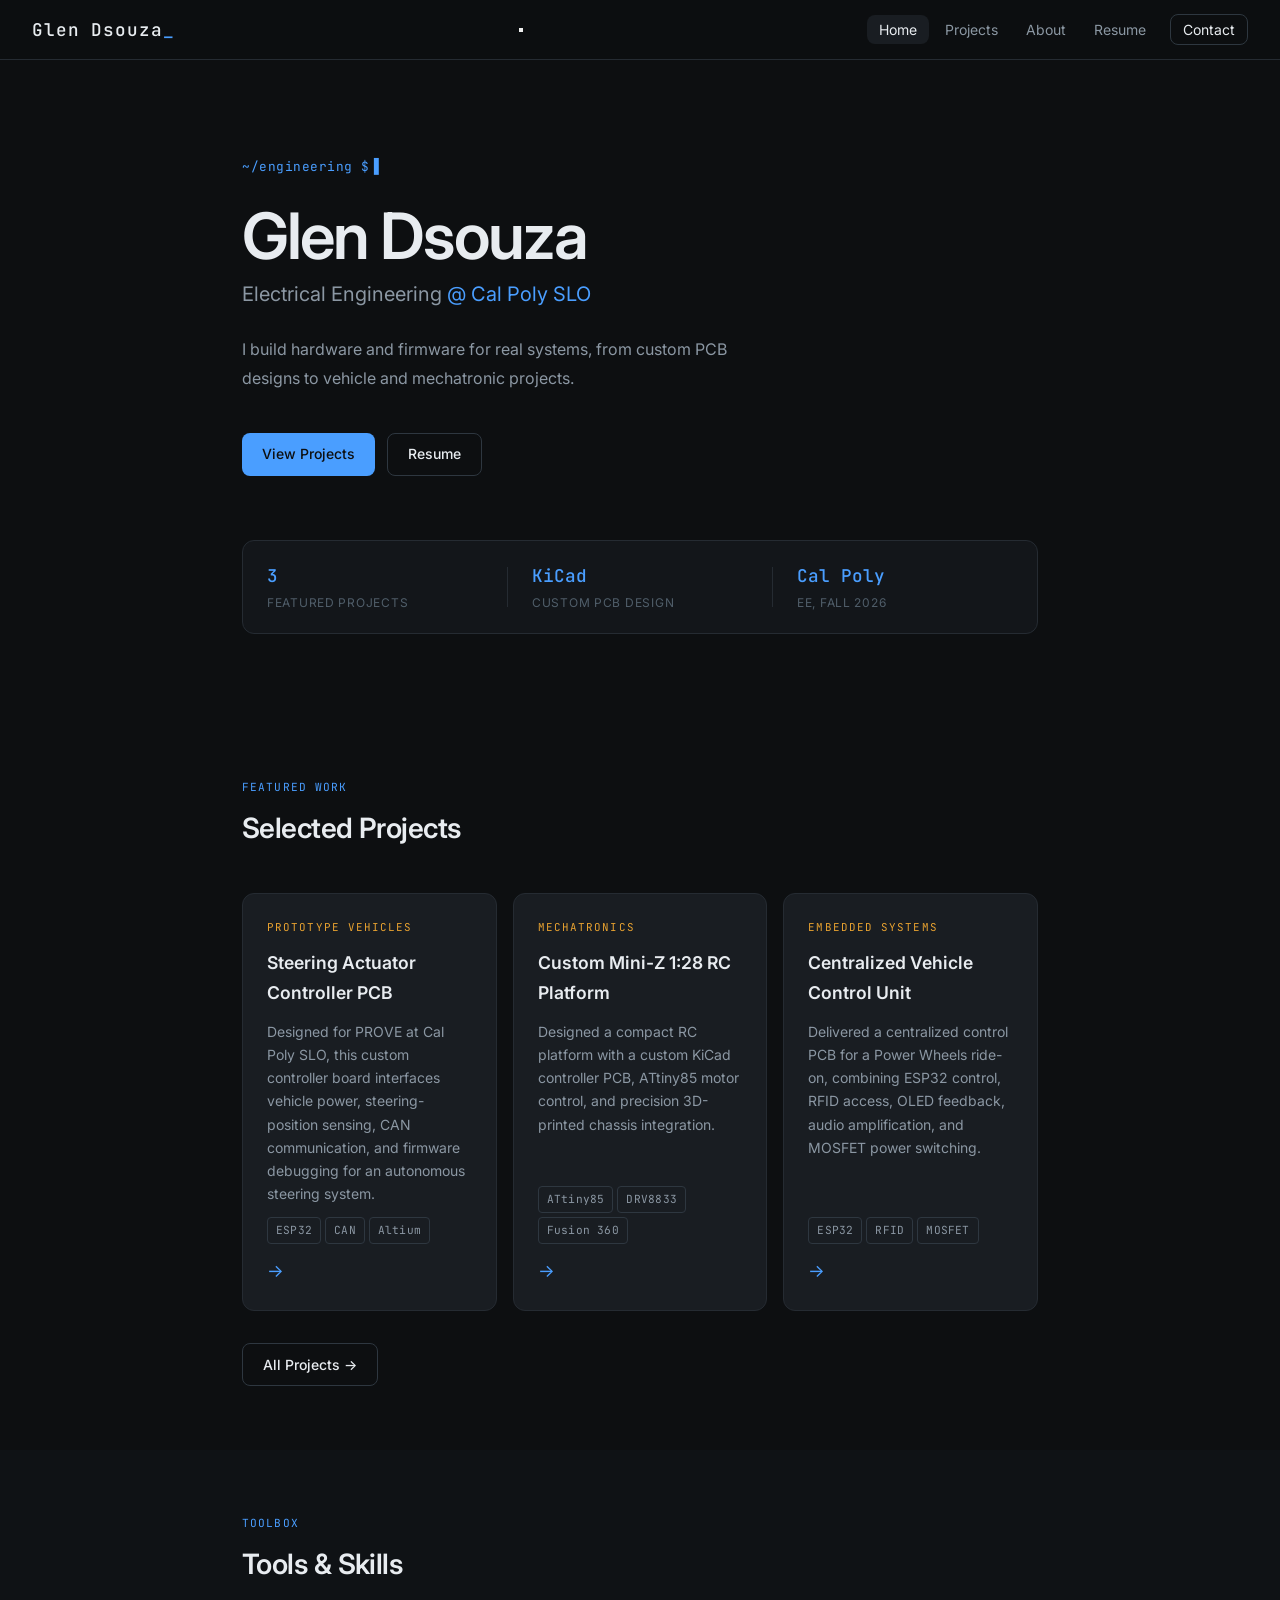
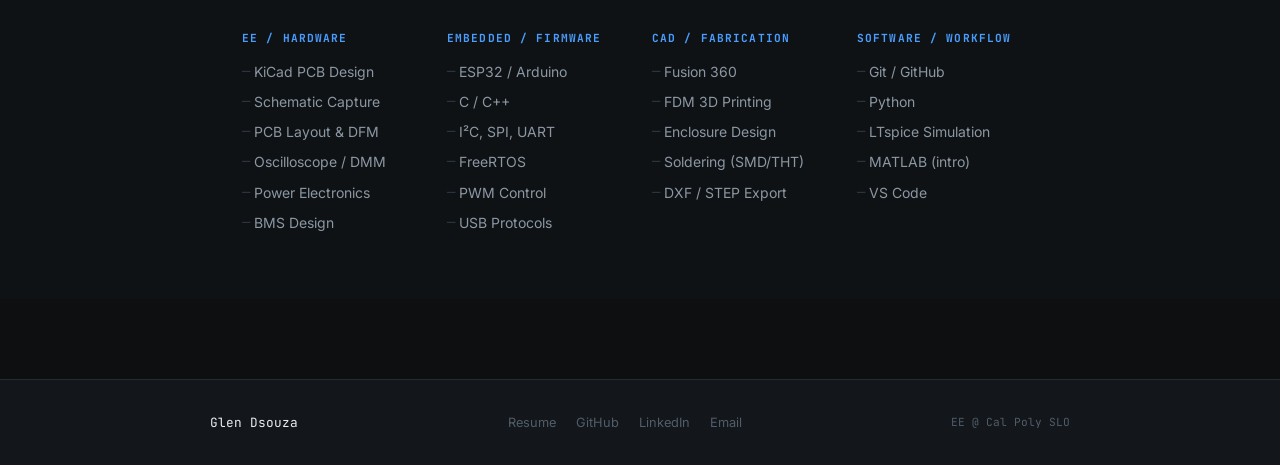
<file: index.html>
<!DOCTYPE html>
<html lang="en">
<head>
  <meta charset="UTF-8" />
  <meta name="viewport" content="width=device-width, initial-scale=1.0" />
  <title>Glen Dsouza — EE Portfolio</title>
  <link rel="preconnect" href="https://fonts.googleapis.com" />
  <link rel="preconnect" href="https://fonts.gstatic.com" crossorigin />
  <link href="https://fonts.googleapis.com/css2?family=JetBrains+Mono:wght@300;400;500&family=Inter:wght@300;400;500;600&display=swap" rel="stylesheet" />
  <link rel="stylesheet" href="style.css" />
</head>
<body>

  <!-- NAV -->
  <nav class="nav">
    <a href="index.html" class="nav-logo">Glen Dsouza<span class="nav-logo-dot">_</span></a>
    <button class="nav-toggle" aria-label="Toggle navigation" aria-expanded="false">
      <span class="nav-toggle-box">
        <span class="nav-toggle-inner"></span>
      </span>
    </button>
    <ul class="nav-links">
      <li><a href="index.html" class="nav-link active">Home</a></li>
      <li><a href="projects.html" class="nav-link">Projects</a></li>
      <li><a href="about.html" class="nav-link">About</a></li>
      <li><a href="files/Glen_Dsouza_Resume_EE.pdf" download="Glen_Dsouza_Resume_EE.pdf" class="nav-link">Resume</a></li>
      <li><a href="about.html#contact" class="nav-link nav-link--contact">Contact</a></li>
    </ul>
  </nav>

  <!-- HERO -->
  <section class="hero">
    <div class="hero-grid">
      <div class="hero-content">
        <div class="hero-eyebrow">
          <span class="terminal-prefix">~/engineering $</span>
          <span class="terminal-cursor">▋</span>
        </div>
        <h1 class="hero-name">Glen Dsouza</h1>
        <p class="hero-title">Electrical Engineering <span class="accent">@ Cal Poly SLO</span></p>
        <p class="hero-summary">
          I build hardware and firmware for real systems, from custom PCB designs to vehicle and mechatronic projects.
        </p>
        <div class="hero-actions">
          <a href="projects.html" class="btn btn--primary">View Projects</a>
          <a href="files/Glen_Dsouza_Resume_EE.pdf" download="Glen_Dsouza_Resume_EE.pdf" class="btn btn--ghost">Resume</a>
        </div>
      </div>

      <aside class="hero-aside">
        <div class="stat-strip">
          <div class="stat">
            <span class="stat-value">3</span>
            <span class="stat-label">Featured Projects</span>
          </div>
          <div class="stat-divider"></div>
          <div class="stat">
            <span class="stat-value">KiCad</span>
            <span class="stat-label">Custom PCB Design</span>
          </div>
          <div class="stat-divider"></div>
          <div class="stat">
            <span class="stat-value">Cal Poly</span>
            <span class="stat-label">EE, Fall 2026</span>
          </div>
        </div>
      </aside>
    </div>
  </section>

  <!-- FEATURED PROJECTS -->
  <section class="section">
    <div class="section-header">
      <span class="section-eyebrow">Featured Work</span>
      <h2 class="section-title">Selected Projects</h2>
    </div>
    <div class="project-grid">

      <a href="projects.html#steering-actuator-controller-pcb" class="project-card">
        <div class="project-card-tag">Prototype Vehicles</div>
        <h3 class="project-card-title">Steering Actuator Controller PCB</h3>
        <p class="project-card-desc">Designed for PROVE at Cal Poly SLO, this custom controller board interfaces vehicle power, steering-position sensing, CAN communication, and firmware debugging for an autonomous steering system.</p>
        <div class="project-card-stack">
          <span class="chip">ESP32</span>
          <span class="chip">CAN</span>
          <span class="chip">Altium</span>
        </div>
        <span class="project-card-arrow">→</span>
      </a>

      <a href="projects.html#mini-z" class="project-card">
        <div class="project-card-tag">Mechatronics</div>
        <h3 class="project-card-title">Custom Mini-Z 1:28 RC Platform</h3>
        <p class="project-card-desc">Designed a compact RC platform with a custom KiCad controller PCB, ATtiny85 motor control, and precision 3D-printed chassis integration.</p>
        <div class="project-card-stack">
          <span class="chip">ATtiny85</span>
          <span class="chip">DRV8833</span>
          <span class="chip">Fusion 360</span>
        </div>
        <span class="project-card-arrow">→</span>
      </a>

      <a href="projects.html#cvcu" class="project-card">
        <div class="project-card-tag">Embedded Systems</div>
        <h3 class="project-card-title">Centralized Vehicle Control Unit</h3>
        <p class="project-card-desc">Delivered a centralized control PCB for a Power Wheels ride-on, combining ESP32 control, RFID access, OLED feedback, audio amplification, and MOSFET power switching.</p>
        <div class="project-card-stack">
          <span class="chip">ESP32</span>
          <span class="chip">RFID</span>
          <span class="chip">MOSFET</span>
        </div>
        <span class="project-card-arrow">→</span>
      </a>

    </div>
    <div class="section-cta">
      <a href="projects.html" class="btn btn--ghost">All Projects →</a>
    </div>
  </section>

  <!-- SKILLS -->
  <section class="section section--alt">
    <div class="section-header">
      <span class="section-eyebrow">Toolbox</span>
      <h2 class="section-title">Tools & Skills</h2>
    </div>
    <div class="skills-grid">
      <div class="skill-group">
        <h4 class="skill-group-title">EE / Hardware</h4>
        <ul class="skill-list">
          <li>KiCad PCB Design</li>
          <li>Schematic Capture</li>
          <li>PCB Layout & DFM</li>
          <li>Oscilloscope / DMM</li>
          <li>Power Electronics</li>
          <li>BMS Design</li>
        </ul>
      </div>
      <div class="skill-group">
        <h4 class="skill-group-title">Embedded / Firmware</h4>
        <ul class="skill-list">
          <li>ESP32 / Arduino</li>
          <li>C / C++</li>
          <li>I²C, SPI, UART</li>
          <li>FreeRTOS</li>
          <li>PWM Control</li>
          <li>USB Protocols</li>
        </ul>
      </div>
      <div class="skill-group">
        <h4 class="skill-group-title">CAD / Fabrication</h4>
        <ul class="skill-list">
          <li>Fusion 360</li>
          <li>FDM 3D Printing</li>
          <li>Enclosure Design</li>
          <li>Soldering (SMD/THT)</li>
          <li>DXF / STEP Export</li>
        </ul>
      </div>
      <div class="skill-group">
        <h4 class="skill-group-title">Software / Workflow</h4>
        <ul class="skill-list">
          <li>Git / GitHub</li>
          <li>Python</li>
          <li>LTspice Simulation</li>
          <li>MATLAB (intro)</li>
          <li>VS Code</li>
        </ul>
      </div>
    </div>
  </section>

  <!-- FOOTER -->
  <footer class="footer">
    <div class="footer-inner">
      <span class="footer-name">Glen Dsouza</span>
      <div class="footer-links">
        <a href="files/Glen_Dsouza_Resume_EE.pdf" download="Glen_Dsouza_Resume_EE.pdf">Resume</a>
        <a href="https://github.com/Flame1113" target="_blank" rel="noopener">GitHub</a>
        <a href="https://www.linkedin.com/in/glen-alton-dsouza/" target="_blank" rel="noopener">LinkedIn</a>
        <a href="mailto:gldsouza@calpoly.edu">Email</a>
      </div>
      <span class="footer-copy">EE @ Cal Poly SLO</span>
    </div>
  </footer>

</body>
<script>
  (function(){
    const nav = document.querySelector('.nav');
    const toggle = document.querySelector('.nav-toggle');
    const links = document.querySelectorAll('.nav-links a');
    function setOpen(open){
      nav.classList.toggle('nav-open', open);
      toggle.setAttribute('aria-expanded', open ? 'true' : 'false');
    }
    toggle.addEventListener('click', function(){ setOpen(!nav.classList.contains('nav-open')); });
    links.forEach(a => a.addEventListener('click', () => setOpen(false)));
    // close on ESC
    document.addEventListener('keydown', e => { if(e.key === 'Escape') setOpen(false); });
  })();
</script>
</html>
</file>
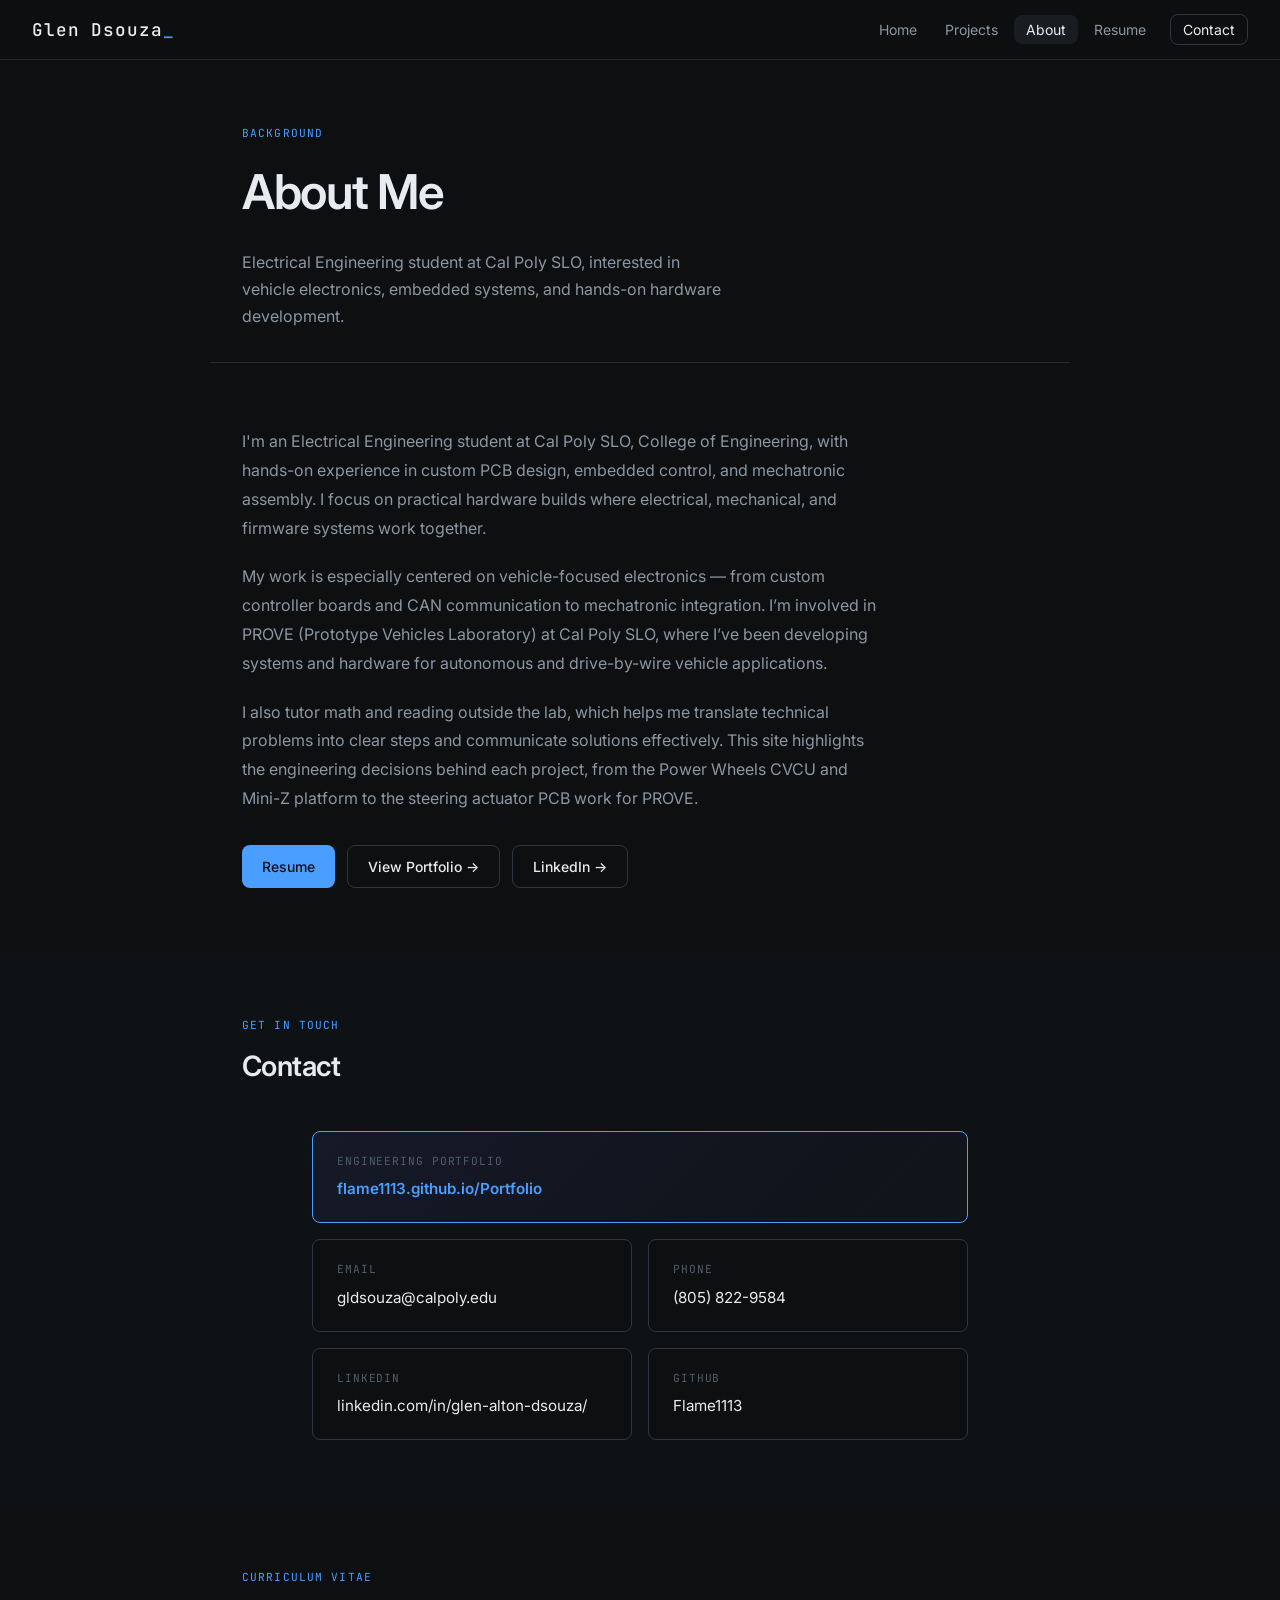
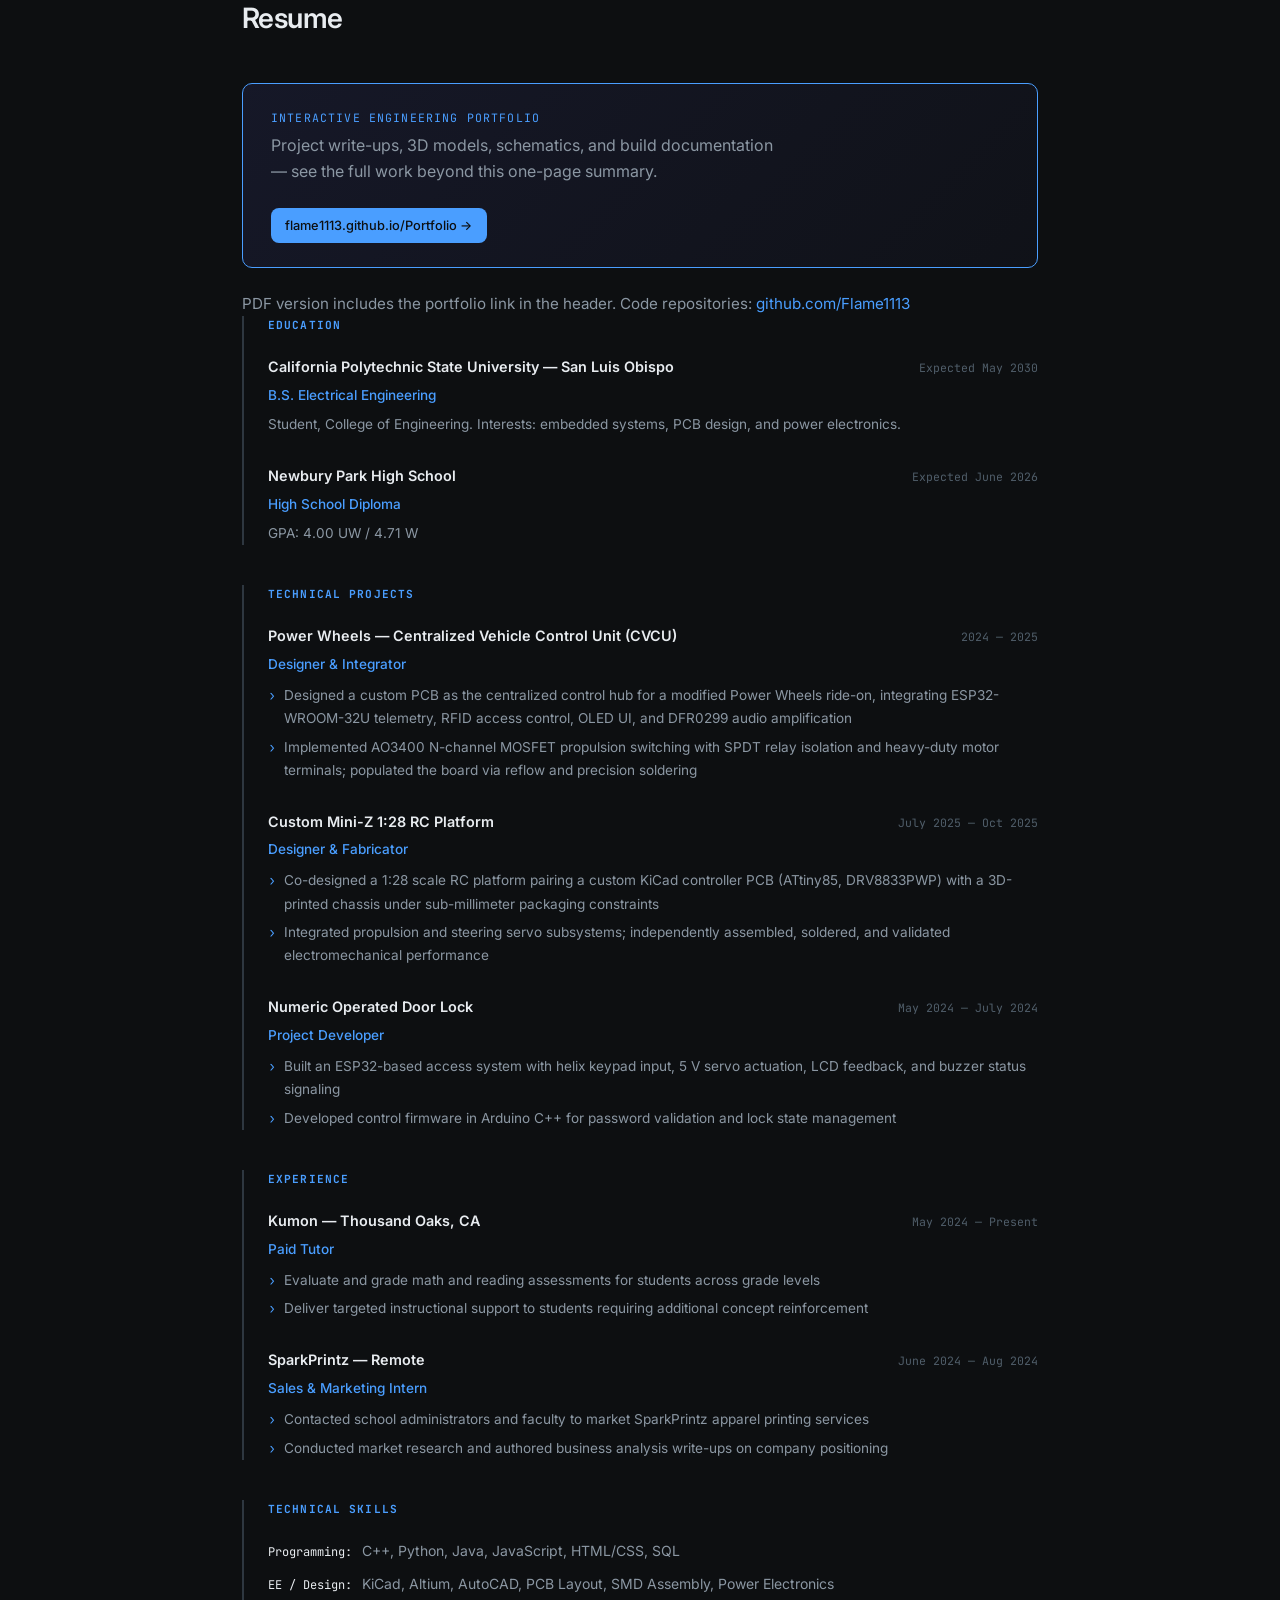
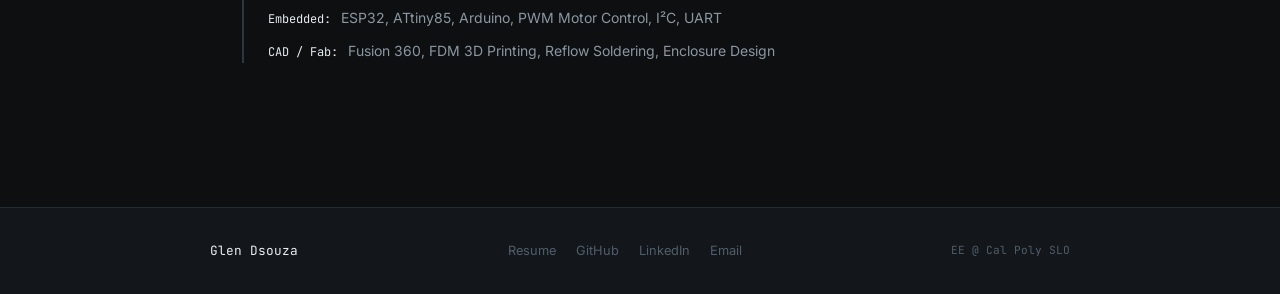
<file: about.html>
<!DOCTYPE html>
<html lang="en">
<head>
  <meta charset="UTF-8" />
  <meta name="viewport" content="width=device-width, initial-scale=1.0" />
  <title>About — Glen Dsouza EE Portfolio</title>
  <link rel="preconnect" href="https://fonts.googleapis.com" />
  <link rel="preconnect" href="https://fonts.gstatic.com" crossorigin />
  <link href="https://fonts.googleapis.com/css2?family=JetBrains+Mono:wght@300;400;500&family=Inter:wght@300;400;500;600&display=swap" rel="stylesheet" />
  <link rel="stylesheet" href="style.css" />
</head>
<body>

  <!-- NAV -->
  <nav class="nav">
    <a href="index.html" class="nav-logo">Glen Dsouza<span class="nav-logo-dot">_</span></a>
    <ul class="nav-links">
      <li><a href="index.html" class="nav-link">Home</a></li>
      <li><a href="projects.html" class="nav-link">Projects</a></li>
      <li><a href="about.html" class="nav-link active">About</a></li>
      <li><a href="files/Glen_Dsouza_Resume_EE.pdf" download="Glen_Dsouza_Resume_EE.pdf" class="nav-link">Resume</a></li>
      <li><a href="#contact" class="nav-link nav-link--contact">Contact</a></li>
    </ul>
  </nav>

  <section class="page-header">
    <span class="section-eyebrow">Background</span>
    <h1 class="page-title">About Me</h1>
    <p class="page-subtitle">Electrical Engineering student at Cal Poly SLO, interested in vehicle electronics, embedded systems, and hands-on hardware development.</p>
  </section>

  <!-- BIO -->
  <section class="section">
    <div class="about-layout">
      <div class="about-bio">
        <p class="about-text">I'm an Electrical Engineering student at Cal Poly SLO, College of Engineering, with hands-on experience in custom PCB design, embedded control, and mechatronic assembly. I focus on practical hardware builds where electrical, mechanical, and firmware systems work together.</p>
        <p class="about-text">My work is especially centered on vehicle-focused electronics — from custom controller boards and CAN communication to mechatronic integration. I’m involved in PROVE (Prototype Vehicles Laboratory) at Cal Poly SLO, where I’ve been developing systems and hardware for autonomous and drive-by-wire vehicle applications.</p>
        <p class="about-text">I also tutor math and reading outside the lab, which helps me translate technical problems into clear steps and communicate solutions effectively. This site highlights the engineering decisions behind each project, from the Power Wheels CVCU and Mini-Z platform to the steering actuator PCB work for PROVE.</p>
        <div class="about-actions" id="resume">
          <a href="files/Glen_Dsouza_Resume_EE.pdf" download="Glen_Dsouza_Resume_EE.pdf" class="btn btn--primary">Resume</a>
          <a href="index.html" class="btn btn--ghost">View Portfolio →</a>
          <a href="https://www.linkedin.com/in/glen-alton-dsouza/" target="_blank" rel="noopener" class="btn btn--ghost">LinkedIn →</a>
        </div>
      </div>
    </div>
  </section>

  <!-- CONTACT -->
  <section class="section section--alt" id="contact">
    <div class="section-header">
      <span class="section-eyebrow">Get in Touch</span>
      <h2 class="section-title">Contact</h2>
    </div>
    <div class="contact-grid">
      <a href="https://flame1113.github.io/Portfolio/" target="_blank" rel="noopener" class="contact-card contact-card--featured">
        <span class="contact-label">Engineering Portfolio</span>
        <span class="contact-value">flame1113.github.io/Portfolio</span>
      </a>
      <a href="mailto:gldsouza@calpoly.edu" class="contact-card">
        <span class="contact-label">Email</span>
        <span class="contact-value">gldsouza@calpoly.edu</span>
      </a>
      <a href="tel:+18058229584" class="contact-card">
        <span class="contact-label">Phone</span>
        <span class="contact-value">(805) 822-9584</span>
      </a>
      <a href="https://www.linkedin.com/in/glen-alton-dsouza/" target="_blank" rel="noopener" class="contact-card">
        <span class="contact-label">LinkedIn</span>
        <span class="contact-value">linkedin.com/in/glen-alton-dsouza/</span>
      </a>
      <a href="https://github.com/Flame1113" target="_blank" rel="noopener" class="contact-card">
        <span class="contact-label">GitHub</span>
        <span class="contact-value">Flame1113</span>
      </a>
    </div>
  </section>

  <!-- RESUME SECTION -->
  <section class="section" id="resume-full">
    <div class="section-header">
      <span class="section-eyebrow">Curriculum Vitae</span>
      <h2 class="section-title">Resume</h2>
    </div>

    <div class="resume-portfolio-banner">
      <div class="resume-portfolio-copy">
        <span class="resume-portfolio-label">Interactive Engineering Portfolio</span>
        <p>Project write-ups, 3D models, schematics, and build documentation — see the full work beyond this one-page summary.</p>
      </div>
      <a href="https://flame1113.github.io/Portfolio/" target="_blank" rel="noopener" class="btn btn--primary btn--sm">flame1113.github.io/Portfolio →</a>
    </div>

    <p class="resume-note">PDF version includes the portfolio link in the header. Code repositories: <a href="https://github.com/Flame1113" target="_blank" rel="noopener">github.com/Flame1113</a></p>

    <div class="resume">

      <!-- EDUCATION -->
      <div class="resume-block">
        <h3 class="resume-block-title">Education</h3>
        <div class="resume-entry">
          <div class="resume-entry-header">
            <span class="resume-org">California Polytechnic State University — San Luis Obispo</span>
            <span class="resume-date">Expected May 2030</span>
          </div>
          <p class="resume-role">B.S. Electrical Engineering</p>
          <p class="resume-detail">Student, College of Engineering. Interests: embedded systems, PCB design, and power electronics.</p>
        </div>
        <div class="resume-entry">
          <div class="resume-entry-header">
            <span class="resume-org">Newbury Park High School</span>
            <span class="resume-date">Expected June 2026</span>
          </div>
          <p class="resume-role">High School Diploma</p>
          <p class="resume-detail">GPA: 4.00 UW / 4.71 W</p>
        </div>
      </div>

      <!-- PROJECTS -->
      <div class="resume-block">
        <h3 class="resume-block-title">Technical Projects</h3>
        <div class="resume-entry">
          <div class="resume-entry-header">
            <span class="resume-org">Power Wheels — Centralized Vehicle Control Unit (CVCU)</span>
            <span class="resume-date">2024 — 2025</span>
          </div>
          <p class="resume-role">Designer & Integrator</p>
          <ul class="resume-bullets">
            <li>Designed a custom PCB as the centralized control hub for a modified Power Wheels ride-on, integrating ESP32-WROOM-32U telemetry, RFID access control, OLED UI, and DFR0299 audio amplification</li>
            <li>Implemented AO3400 N-channel MOSFET propulsion switching with SPDT relay isolation and heavy-duty motor terminals; populated the board via reflow and precision soldering</li>
          </ul>
        </div>
        <div class="resume-entry">
          <div class="resume-entry-header">
            <span class="resume-org">Custom Mini-Z 1:28 RC Platform</span>
            <span class="resume-date">July 2025 — Oct 2025</span>
          </div>
          <p class="resume-role">Designer & Fabricator</p>
          <ul class="resume-bullets">
            <li>Co-designed a 1:28 scale RC platform pairing a custom KiCad controller PCB (ATtiny85, DRV8833PWP) with a 3D-printed chassis under sub-millimeter packaging constraints</li>
            <li>Integrated propulsion and steering servo subsystems; independently assembled, soldered, and validated electromechanical performance</li>
          </ul>
        </div>
        <div class="resume-entry">
          <div class="resume-entry-header">
            <span class="resume-org">Numeric Operated Door Lock</span>
            <span class="resume-date">May 2024 — July 2024</span>
          </div>
          <p class="resume-role">Project Developer</p>
          <ul class="resume-bullets">
            <li>Built an ESP32-based access system with helix keypad input, 5 V servo actuation, LCD feedback, and buzzer status signaling</li>
            <li>Developed control firmware in Arduino C++ for password validation and lock state management</li>
          </ul>
        </div>
      </div>

      <!-- EXPERIENCE -->
      <div class="resume-block">
        <h3 class="resume-block-title">Experience</h3>
        <div class="resume-entry">
          <div class="resume-entry-header">
            <span class="resume-org">Kumon — Thousand Oaks, CA</span>
            <span class="resume-date">May 2024 — Present</span>
          </div>
          <p class="resume-role">Paid Tutor</p>
          <ul class="resume-bullets">
            <li>Evaluate and grade math and reading assessments for students across grade levels</li>
            <li>Deliver targeted instructional support to students requiring additional concept reinforcement</li>
          </ul>
        </div>
        <div class="resume-entry">
          <div class="resume-entry-header">
            <span class="resume-org">SparkPrintz — Remote</span>
            <span class="resume-date">June 2024 — Aug 2024</span>
          </div>
          <p class="resume-role">Sales & Marketing Intern</p>
          <ul class="resume-bullets">
            <li>Contacted school administrators and faculty to market SparkPrintz apparel printing services</li>
            <li>Conducted market research and authored business analysis write-ups on company positioning</li>
          </ul>
        </div>
      </div>

      <!-- SKILLS -->
      <div class="resume-block">
        <h3 class="resume-block-title">Technical Skills</h3>
        <div class="resume-skills-grid">
          <div>
            <span class="resume-skill-cat">Programming:</span>
            C++, Python, Java, JavaScript, HTML/CSS, SQL
          </div>
          <div>
            <span class="resume-skill-cat">EE / Design:</span>
            KiCad, Altium, AutoCAD, PCB Layout, SMD Assembly, Power Electronics
          </div>
          <div>
            <span class="resume-skill-cat">Embedded:</span>
            ESP32, ATtiny85, Arduino, PWM Motor Control, I²C, UART
          </div>
          <div>
            <span class="resume-skill-cat">CAD / Fab:</span>
            Fusion 360, FDM 3D Printing, Reflow Soldering, Enclosure Design
          </div>
        </div>
      </div>

    </div>
  </section>

  <!-- FOOTER -->
  <footer class="footer">
    <div class="footer-inner">
      <span class="footer-name">Glen Dsouza</span>
      <div class="footer-links">
        <a href="files/Glen_Dsouza_Resume_EE.pdf" download="Glen_Dsouza_Resume_EE.pdf">Resume</a>
        <a href="https://github.com/Flame1113" target="_blank" rel="noopener">GitHub</a>
        <a href="https://www.linkedin.com/in/glen-alton-dsouza/" target="_blank" rel="noopener">LinkedIn</a>
        <a href="mailto:gldsouza@calpoly.edu">Email</a>
      </div>
      <span class="footer-copy">EE @ Cal Poly SLO</span>
    </div>
  </footer>

</body>
</html>
</file>
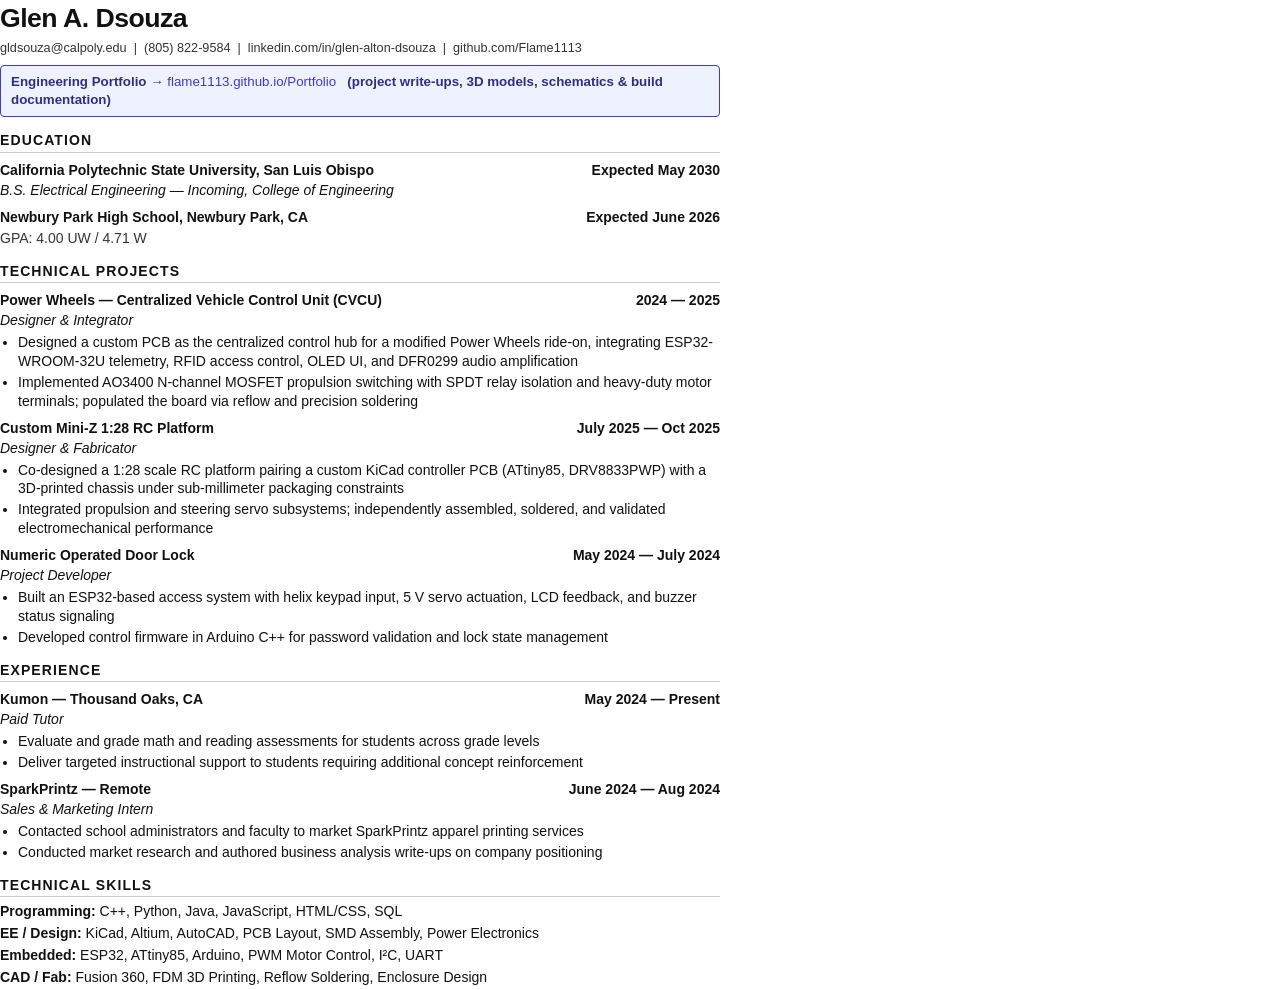
<file: files/Glen_Dsouza_Resume_EE.html>
<!DOCTYPE html>
<html lang="en">
<head>
  <meta charset="UTF-8" />
  <title>Glen Dsouza — Resume</title>
  <style>
    @page { margin: 0.55in 0.6in; size: letter; }
    * { box-sizing: border-box; margin: 0; padding: 0; }
    body {
      font-family: "Segoe UI", Calibri, Arial, sans-serif;
      font-size: 10.5pt;
      line-height: 1.35;
      color: #111;
      max-width: 7.5in;
    }
    h1 { font-size: 20pt; font-weight: 700; letter-spacing: -0.02em; }
    .contact { margin-top: 4px; font-size: 9.5pt; color: #333; }
    .portfolio-line {
      margin-top: 8px;
      padding: 7px 10px;
      border: 1.5px solid #4338ca;
      border-radius: 4px;
      background: #eef2ff;
      font-size: 10pt;
      font-weight: 600;
      color: #312e81;
    }
    .portfolio-line span { font-weight: 400; color: #4338ca; }
    h2 {
      margin-top: 14px;
      margin-bottom: 5px;
      font-size: 10.5pt;
      text-transform: uppercase;
      letter-spacing: 0.08em;
      border-bottom: 1px solid #ccc;
      padding-bottom: 2px;
    }
    .entry { margin-top: 8px; }
    .entry-header {
      display: flex;
      justify-content: space-between;
      gap: 12px;
      font-weight: 700;
    }
    .entry-role { font-style: italic; font-weight: 500; margin-top: 1px; }
    .entry-date { font-weight: 600; white-space: nowrap; }
    .detail { margin-top: 2px; color: #333; }
    ul { margin: 3px 0 0 18px; }
    li { margin-bottom: 2px; }
    .skills { margin-top: 4px; }
    .skills div { margin-bottom: 3px; }
    .skills strong { font-weight: 700; }
  </style>
</head>
<body>

  <h1>Glen A. Dsouza</h1>
  <p class="contact">
    gldsouza@calpoly.edu &nbsp;|&nbsp; (805) 822-9584 &nbsp;|&nbsp;
    linkedin.com/in/glen-alton-dsouza &nbsp;|&nbsp; github.com/Flame1113
  </p>
  <p class="portfolio-line">
    Engineering Portfolio → <span>flame1113.github.io/Portfolio</span>
    &nbsp;&nbsp;(project write-ups, 3D models, schematics &amp; build documentation)
  </p>

  <h2>Education</h2>
  <div class="entry">
    <div class="entry-header">
      <span>California Polytechnic State University, San Luis Obispo</span>
      <span class="entry-date">Expected May 2030</span>
    </div>
    <p class="entry-role">B.S. Electrical Engineering — Incoming, College of Engineering</p>
  </div>
  <div class="entry">
    <div class="entry-header">
      <span>Newbury Park High School, Newbury Park, CA</span>
      <span class="entry-date">Expected June 2026</span>
    </div>
    <p class="detail">GPA: 4.00 UW / 4.71 W</p>
  </div>

  <h2>Technical Projects</h2>
  <div class="entry">
    <div class="entry-header">
      <span>Power Wheels — Centralized Vehicle Control Unit (CVCU)</span>
      <span class="entry-date">2024 — 2025</span>
    </div>
    <p class="entry-role">Designer &amp; Integrator</p>
    <ul>
      <li>Designed a custom PCB as the centralized control hub for a modified Power Wheels ride-on, integrating ESP32-WROOM-32U telemetry, RFID access control, OLED UI, and DFR0299 audio amplification</li>
      <li>Implemented AO3400 N-channel MOSFET propulsion switching with SPDT relay isolation and heavy-duty motor terminals; populated the board via reflow and precision soldering</li>
    </ul>
  </div>
  <div class="entry">
    <div class="entry-header">
      <span>Custom Mini-Z 1:28 RC Platform</span>
      <span class="entry-date">July 2025 — Oct 2025</span>
    </div>
    <p class="entry-role">Designer &amp; Fabricator</p>
    <ul>
      <li>Co-designed a 1:28 scale RC platform pairing a custom KiCad controller PCB (ATtiny85, DRV8833PWP) with a 3D-printed chassis under sub-millimeter packaging constraints</li>
      <li>Integrated propulsion and steering servo subsystems; independently assembled, soldered, and validated electromechanical performance</li>
    </ul>
  </div>
  <div class="entry">
    <div class="entry-header">
      <span>Numeric Operated Door Lock</span>
      <span class="entry-date">May 2024 — July 2024</span>
    </div>
    <p class="entry-role">Project Developer</p>
    <ul>
      <li>Built an ESP32-based access system with helix keypad input, 5 V servo actuation, LCD feedback, and buzzer status signaling</li>
      <li>Developed control firmware in Arduino C++ for password validation and lock state management</li>
    </ul>
  </div>

  <h2>Experience</h2>
  <div class="entry">
    <div class="entry-header">
      <span>Kumon — Thousand Oaks, CA</span>
      <span class="entry-date">May 2024 — Present</span>
    </div>
    <p class="entry-role">Paid Tutor</p>
    <ul>
      <li>Evaluate and grade math and reading assessments for students across grade levels</li>
      <li>Deliver targeted instructional support to students requiring additional concept reinforcement</li>
    </ul>
  </div>
  <div class="entry">
    <div class="entry-header">
      <span>SparkPrintz — Remote</span>
      <span class="entry-date">June 2024 — Aug 2024</span>
    </div>
    <p class="entry-role">Sales &amp; Marketing Intern</p>
    <ul>
      <li>Contacted school administrators and faculty to market SparkPrintz apparel printing services</li>
      <li>Conducted market research and authored business analysis write-ups on company positioning</li>
    </ul>
  </div>

  <h2>Technical Skills</h2>
  <div class="skills">
    <div><strong>Programming:</strong> C++, Python, Java, JavaScript, HTML/CSS, SQL</div>
    <div><strong>EE / Design:</strong> KiCad, Altium, AutoCAD, PCB Layout, SMD Assembly, Power Electronics</div>
    <div><strong>Embedded:</strong> ESP32, ATtiny85, Arduino, PWM Motor Control, I²C, UART</div>
    <div><strong>CAD / Fab:</strong> Fusion 360, FDM 3D Printing, Reflow Soldering, Enclosure Design</div>
  </div>

</body>
</html>
</file>
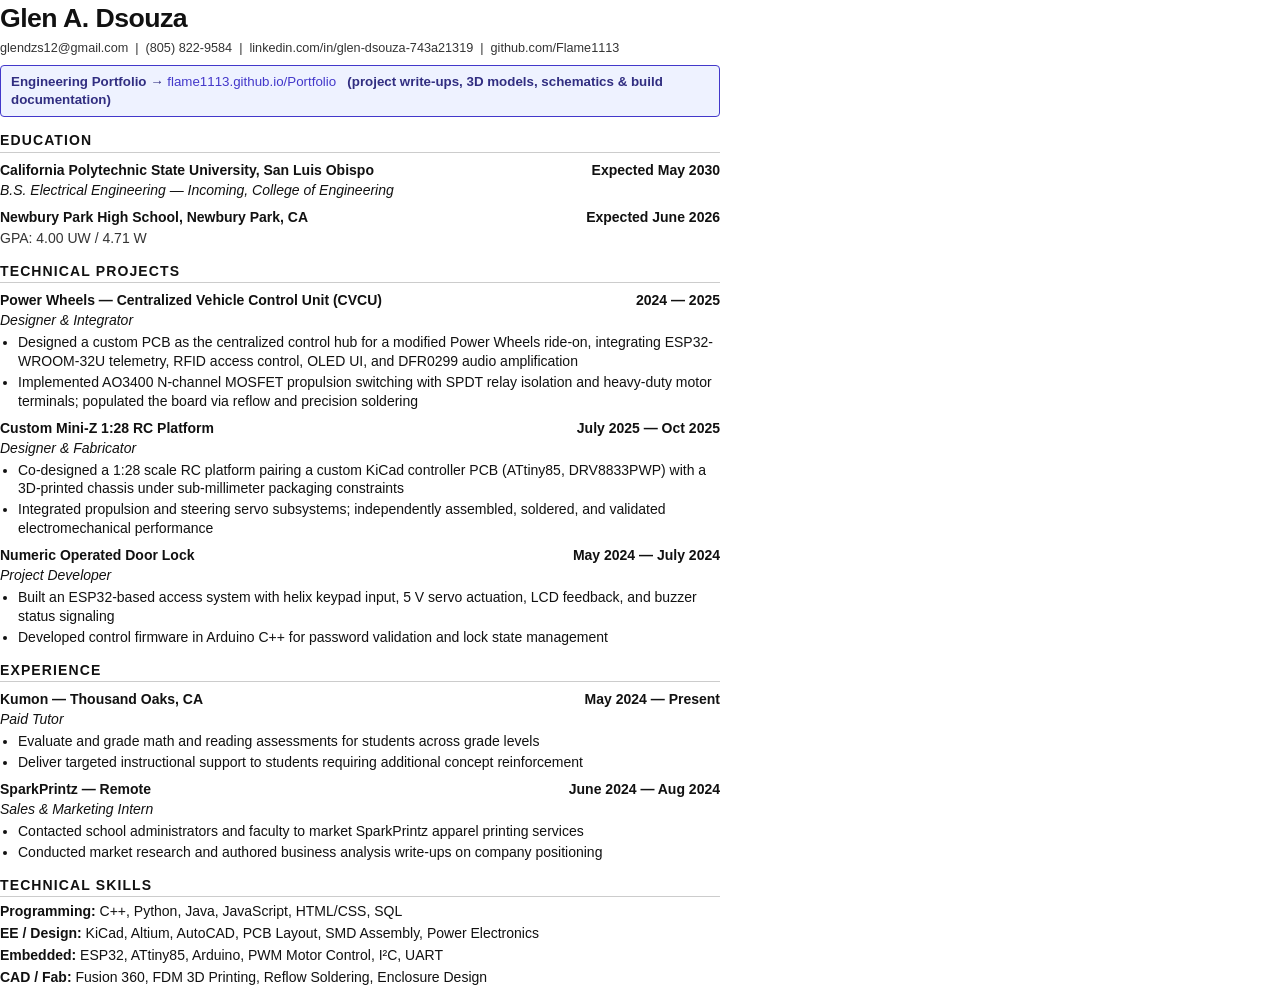
<file: files/resume-source.html>
<!DOCTYPE html>
<html lang="en">
<head>
  <meta charset="UTF-8" />
  <title>Glen Dsouza — Resume</title>
  <style>
    @page { margin: 0.55in 0.6in; size: letter; }
    * { box-sizing: border-box; margin: 0; padding: 0; }
    body {
      font-family: "Segoe UI", Calibri, Arial, sans-serif;
      font-size: 10.5pt;
      line-height: 1.35;
      color: #111;
      max-width: 7.5in;
    }
    h1 { font-size: 20pt; font-weight: 700; letter-spacing: -0.02em; }
    .contact { margin-top: 4px; font-size: 9.5pt; color: #333; }
    .portfolio-line {
      margin-top: 8px;
      padding: 7px 10px;
      border: 1.5px solid #4338ca;
      border-radius: 4px;
      background: #eef2ff;
      font-size: 10pt;
      font-weight: 600;
      color: #312e81;
    }
    .portfolio-line span { font-weight: 400; color: #4338ca; }
    h2 {
      margin-top: 14px;
      margin-bottom: 5px;
      font-size: 10.5pt;
      text-transform: uppercase;
      letter-spacing: 0.08em;
      border-bottom: 1px solid #ccc;
      padding-bottom: 2px;
    }
    .entry { margin-top: 8px; }
    .entry-header {
      display: flex;
      justify-content: space-between;
      gap: 12px;
      font-weight: 700;
    }
    .entry-role { font-style: italic; font-weight: 500; margin-top: 1px; }
    .entry-date { font-weight: 600; white-space: nowrap; }
    .detail { margin-top: 2px; color: #333; }
    ul { margin: 3px 0 0 18px; }
    li { margin-bottom: 2px; }
    .skills { margin-top: 4px; }
    .skills div { margin-bottom: 3px; }
    .skills strong { font-weight: 700; }
  </style>
</head>
<body>

  <h1>Glen A. Dsouza</h1>
  <p class="contact">
    glendzs12@gmail.com &nbsp;|&nbsp; (805) 822-9584 &nbsp;|&nbsp;
    linkedin.com/in/glen-dsouza-743a21319 &nbsp;|&nbsp; github.com/Flame1113
  </p>
  <p class="portfolio-line">
    Engineering Portfolio → <span>flame1113.github.io/Portfolio</span>
    &nbsp;&nbsp;(project write-ups, 3D models, schematics &amp; build documentation)
  </p>

  <h2>Education</h2>
  <div class="entry">
    <div class="entry-header">
      <span>California Polytechnic State University, San Luis Obispo</span>
      <span class="entry-date">Expected May 2030</span>
    </div>
    <p class="entry-role">B.S. Electrical Engineering — Incoming, College of Engineering</p>
  </div>
  <div class="entry">
    <div class="entry-header">
      <span>Newbury Park High School, Newbury Park, CA</span>
      <span class="entry-date">Expected June 2026</span>
    </div>
    <p class="detail">GPA: 4.00 UW / 4.71 W</p>
  </div>

  <h2>Technical Projects</h2>
  <div class="entry">
    <div class="entry-header">
      <span>Power Wheels — Centralized Vehicle Control Unit (CVCU)</span>
      <span class="entry-date">2024 — 2025</span>
    </div>
    <p class="entry-role">Designer &amp; Integrator</p>
    <ul>
      <li>Designed a custom PCB as the centralized control hub for a modified Power Wheels ride-on, integrating ESP32-WROOM-32U telemetry, RFID access control, OLED UI, and DFR0299 audio amplification</li>
      <li>Implemented AO3400 N-channel MOSFET propulsion switching with SPDT relay isolation and heavy-duty motor terminals; populated the board via reflow and precision soldering</li>
    </ul>
  </div>
  <div class="entry">
    <div class="entry-header">
      <span>Custom Mini-Z 1:28 RC Platform</span>
      <span class="entry-date">July 2025 — Oct 2025</span>
    </div>
    <p class="entry-role">Designer &amp; Fabricator</p>
    <ul>
      <li>Co-designed a 1:28 scale RC platform pairing a custom KiCad controller PCB (ATtiny85, DRV8833PWP) with a 3D-printed chassis under sub-millimeter packaging constraints</li>
      <li>Integrated propulsion and steering servo subsystems; independently assembled, soldered, and validated electromechanical performance</li>
    </ul>
  </div>
  <div class="entry">
    <div class="entry-header">
      <span>Numeric Operated Door Lock</span>
      <span class="entry-date">May 2024 — July 2024</span>
    </div>
    <p class="entry-role">Project Developer</p>
    <ul>
      <li>Built an ESP32-based access system with helix keypad input, 5 V servo actuation, LCD feedback, and buzzer status signaling</li>
      <li>Developed control firmware in Arduino C++ for password validation and lock state management</li>
    </ul>
  </div>

  <h2>Experience</h2>
  <div class="entry">
    <div class="entry-header">
      <span>Kumon — Thousand Oaks, CA</span>
      <span class="entry-date">May 2024 — Present</span>
    </div>
    <p class="entry-role">Paid Tutor</p>
    <ul>
      <li>Evaluate and grade math and reading assessments for students across grade levels</li>
      <li>Deliver targeted instructional support to students requiring additional concept reinforcement</li>
    </ul>
  </div>
  <div class="entry">
    <div class="entry-header">
      <span>SparkPrintz — Remote</span>
      <span class="entry-date">June 2024 — Aug 2024</span>
    </div>
    <p class="entry-role">Sales &amp; Marketing Intern</p>
    <ul>
      <li>Contacted school administrators and faculty to market SparkPrintz apparel printing services</li>
      <li>Conducted market research and authored business analysis write-ups on company positioning</li>
    </ul>
  </div>

  <h2>Technical Skills</h2>
  <div class="skills">
    <div><strong>Programming:</strong> C++, Python, Java, JavaScript, HTML/CSS, SQL</div>
    <div><strong>EE / Design:</strong> KiCad, Altium, AutoCAD, PCB Layout, SMD Assembly, Power Electronics</div>
    <div><strong>Embedded:</strong> ESP32, ATtiny85, Arduino, PWM Motor Control, I²C, UART</div>
    <div><strong>CAD / Fab:</strong> Fusion 360, FDM 3D Printing, Reflow Soldering, Enclosure Design</div>
  </div>

</body>
</html>
</file>
<file: style.css>
/* ============================================================
   DESIGN TOKENS
   Dark-mode engineering lab aesthetic
   Primary typeface: Inter (UI) + JetBrains Mono (code/accents)
   Palette: near-black bg, cool blue accent, amber highlights
   ============================================================ */

:root {
  --bg:          #0d0f11;
  --bg-surface:  #13161a;
  --bg-card:     #191d22;
  --bg-alt:      #0f1215;
  --border:      #252b32;
  --border-mid:  #2e3740;

  --text-primary:   #e8ecf0;
  --text-secondary: #8b97a3;
  --text-muted:     #505e6a;

  --accent:       #4a9eff;
  --accent-dim:   #1a3d66;
  --accent-glow:  rgba(74, 158, 255, 0.12);
  --amber:        #e8a230;
  --amber-dim:    rgba(232, 162, 48, 0.12);
  --green:        #3dba7a;

  --font-ui:   'Inter', system-ui, sans-serif;
  --font-mono: 'JetBrains Mono', 'Fira Code', monospace;

  --radius-sm:  4px;
  --radius-md:  8px;
  --radius-lg:  12px;
  --radius-xl:  18px;

  --max-w: 860px;
  --nav-h: 60px;
}

/* ============================================================
   RESET & BASE
   ============================================================ */

*, *::before, *::after { box-sizing: border-box; margin: 0; padding: 0; }

html {
  scroll-behavior: smooth;
  font-size: 16px;
}

body {
  background: var(--bg);
  color: var(--text-primary);
  font-family: var(--font-ui);
  font-weight: 400;
  line-height: 1.7;
  -webkit-font-smoothing: antialiased;
}

img {
  display: block;
  max-width: 100%;
  height: auto;
}

a { color: inherit; text-decoration: none; }
ul { list-style: none; }

code {
  font-family: var(--font-mono);
  font-size: 0.85em;
  background: var(--bg-card);
  border: 1px solid var(--border);
  padding: 1px 6px;
  border-radius: var(--radius-sm);
  color: var(--accent);
}

/* ============================================================
   NAVIGATION
   ============================================================ */

.nav {
  position: sticky;
  top: 0;
  z-index: 100;
  height: var(--nav-h);
  display: flex;
  align-items: center;
  justify-content: space-between;
  padding: 0 2rem;
  background: rgba(13, 15, 17, 0.88);
  backdrop-filter: blur(12px);
  border-bottom: 1px solid var(--border);
}

.nav-logo {
  font-family: var(--font-mono);
  font-size: 1.1rem;
  font-weight: 500;
  color: var(--text-primary);
  letter-spacing: 0.05em;
}

.nav-logo-dot {
  color: var(--accent);
  animation: blink 1.2s step-end infinite;
}

@keyframes blink {
  0%, 100% { opacity: 1; }
  50%       { opacity: 0; }
}

.nav-links {
  display: flex;
  align-items: center;
  gap: 0.25rem;
}

.nav-link {
  font-size: 0.875rem;
  color: var(--text-secondary);
  padding: 0.35rem 0.75rem;
  border-radius: var(--radius-md);
  transition: color 0.15s, background 0.15s;
}

.nav-link:hover,
.nav-link.active {
  color: var(--text-primary);
  background: var(--bg-card);
}

.nav-link--contact {
  border: 1px solid var(--border-mid);
  color: var(--text-primary);
  margin-left: 0.5rem;
}

.nav-link--contact:hover {
  border-color: var(--accent);
  color: var(--accent);
  background: var(--accent-glow);
}

/* ============================================================
   HERO
   ============================================================ */

.hero {
  max-width: var(--max-w);
  margin: 0 auto;
  padding: 6rem 2rem 5rem;
}

.hero-eyebrow {
  font-family: var(--font-mono);
  font-size: 0.8rem;
  color: var(--accent);
  letter-spacing: 0.04em;
  margin-bottom: 1.5rem;
  display: flex;
  align-items: center;
  gap: 4px;
}

.terminal-cursor {
  animation: blink 1.2s step-end infinite;
  color: var(--accent);
}

.hero-name {
  font-size: clamp(2.5rem, 6vw, 4rem);
  font-weight: 600;
  letter-spacing: -0.03em;
  line-height: 1.05;
  color: var(--text-primary);
  margin-bottom: 0.5rem;
}

.hero-title {
  font-size: clamp(1rem, 2.5vw, 1.25rem);
  color: var(--text-secondary);
  font-weight: 400;
  margin-bottom: 1.5rem;
}

.hero-title .accent {
  color: var(--accent);
}

.hero-summary {
  max-width: 540px;
  color: var(--text-secondary);
  font-size: 1rem;
  line-height: 1.8;
  margin-bottom: 2.5rem;
}

.hero-actions {
  display: flex;
  gap: 0.75rem;
  flex-wrap: wrap;
  margin-bottom: 4rem;
}

/* STAT STRIP */
.stat-strip {
  display: flex;
  align-items: center;
  gap: 0;
  padding: 1.25rem 1.5rem;
  background: var(--bg-surface);
  border: 1px solid var(--border);
  border-radius: var(--radius-lg);
}

.stat {
  flex: 1;
  display: flex;
  flex-direction: column;
  gap: 2px;
}

.stat-value {
  font-family: var(--font-mono);
  font-size: 1.1rem;
  font-weight: 500;
  color: var(--accent);
}

.stat-label {
  font-size: 0.75rem;
  color: var(--text-muted);
  text-transform: uppercase;
  letter-spacing: 0.06em;
}

.stat-divider {
  width: 1px;
  height: 2.5rem;
  background: var(--border);
  margin: 0 1.5rem;
}

/* ============================================================
   BUTTONS
   ============================================================ */

.btn {
  display: inline-flex;
  align-items: center;
  gap: 6px;
  padding: 0.55rem 1.25rem;
  border-radius: var(--radius-md);
  font-size: 0.875rem;
  font-weight: 500;
  font-family: var(--font-ui);
  cursor: pointer;
  transition: all 0.15s;
  white-space: nowrap;
  border: none;
}

.btn--primary {
  background: var(--accent);
  color: #0d0f11;
}

.btn--primary:hover {
  background: #72b5ff;
  transform: translateY(-1px);
}

.btn--ghost {
  background: transparent;
  color: var(--text-primary);
  border: 1px solid var(--border-mid);
}

.btn--ghost:hover {
  border-color: var(--accent);
  color: var(--accent);
  background: var(--accent-glow);
}

.btn--sm {
  padding: 0.4rem 0.9rem;
  font-size: 0.8rem;
}

/* ============================================================
   CHIPS / TAGS
   ============================================================ */

.chip {
  display: inline-block;
  font-family: var(--font-mono);
  font-size: 0.7rem;
  padding: 3px 8px;
  border: 1px solid var(--border-mid);
  border-radius: var(--radius-sm);
  color: var(--text-secondary);
  background: var(--bg-card);
  letter-spacing: 0.02em;
}

/* ============================================================
   SECTIONS
   ============================================================ */

.section {
  max-width: var(--max-w);
  margin: 0 auto;
  padding: 4rem 2rem;
}

.section--alt {
  background: var(--bg-alt);
  max-width: 100%;
  padding: 4rem 0;
}

.section--alt > * {
  max-width: var(--max-w);
  margin-left: auto;
  margin-right: auto;
  padding-left: 2rem;
  padding-right: 2rem;
}

.section-header {
  margin-bottom: 2.5rem;
}

.section-eyebrow {
  display: block;
  font-family: var(--font-mono);
  font-size: 0.7rem;
  text-transform: uppercase;
  letter-spacing: 0.1em;
  color: var(--accent);
  margin-bottom: 0.5rem;
}

.section-title {
  font-size: 1.75rem;
  font-weight: 600;
  letter-spacing: -0.02em;
  color: var(--text-primary);
}

.section-cta {
  margin-top: 2rem;
}

/* ============================================================
   PROJECT CARDS (homepage)
   ============================================================ */

.project-grid {
  display: grid;
  grid-template-columns: repeat(auto-fit, minmax(240px, 1fr));
  gap: 1rem;
}

.project-card {
  display: flex;
  flex-direction: column;
  gap: 0.75rem;
  padding: 1.5rem;
  background: var(--bg-card);
  border: 1px solid var(--border);
  border-radius: var(--radius-lg);
  transition: border-color 0.2s, transform 0.2s;
  position: relative;
}

.project-card:hover {
  border-color: var(--accent);
  transform: translateY(-2px);
}

.project-card-tag {
  font-family: var(--font-mono);
  font-size: 0.68rem;
  text-transform: uppercase;
  letter-spacing: 0.1em;
  color: var(--amber);
}

.project-card-title {
  font-size: 1.1rem;
  font-weight: 600;
  color: var(--text-primary);
}

.project-card-desc {
  font-size: 0.875rem;
  color: var(--text-secondary);
  line-height: 1.65;
  flex: 1;
}

.project-card-stack {
  display: flex;
  flex-wrap: wrap;
  gap: 4px;
}

.project-card-arrow {
  display: block;
  font-size: 1.1rem;
  color: var(--accent);
  transition: transform 0.2s;
}

.project-card:hover .project-card-arrow {
  transform: translateX(4px);
}

/* ============================================================
   SKILLS GRID
   ============================================================ */

.skills-grid {
  display: grid;
  grid-template-columns: repeat(auto-fit, minmax(180px, 1fr));
  gap: 1.5rem;
}

.skill-group-title {
  font-family: var(--font-mono);
  font-size: 0.7rem;
  text-transform: uppercase;
  letter-spacing: 0.1em;
  color: var(--accent);
  margin-bottom: 0.75rem;
}

.skill-list {
  display: flex;
  flex-direction: column;
  gap: 0.4rem;
}

.skill-list li {
  font-size: 0.875rem;
  color: var(--text-secondary);
  padding-left: 0.75rem;
  position: relative;
}

.skill-list li::before {
  content: '—';
  position: absolute;
  left: 0;
  color: var(--border-mid);
  font-family: var(--font-mono);
}

/* ============================================================
   PAGE HEADER (inner pages)
   ============================================================ */

.page-header {
  max-width: var(--max-w);
  margin: 0 auto;
  padding: 4rem 2rem 2rem;
  border-bottom: 1px solid var(--border);
}

.page-title {
  font-size: clamp(2rem, 5vw, 3rem);
  font-weight: 600;
  letter-spacing: -0.03em;
  margin: 0.5rem 0 1rem;
}

.page-subtitle {
  color: var(--text-secondary);
  max-width: 480px;
  font-size: 1rem;
}

/* ============================================================
   PROJECT ARTICLES
   ============================================================ */

.project {
  max-width: var(--max-w);
  margin: 0 auto;
  padding: 4rem 2rem;
}

.project-meta-bar {
  display: flex;
  align-items: center;
  justify-content: space-between;
  margin-bottom: 1.25rem;
}

.project-tag {
  font-family: var(--font-mono);
  font-size: 0.7rem;
  text-transform: uppercase;
  letter-spacing: 0.1em;
  color: var(--amber);
  background: var(--amber-dim);
  border: 1px solid rgba(232, 162, 48, 0.25);
  padding: 3px 10px;
  border-radius: var(--radius-sm);
}

.project-num {
  font-family: var(--font-mono);
  font-size: 0.75rem;
  color: var(--text-muted);
}

.project-header {
  margin-bottom: 2rem;
}

.project-title {
  font-size: clamp(1.5rem, 4vw, 2.25rem);
  font-weight: 600;
  letter-spacing: -0.025em;
  margin-bottom: 0.75rem;
}

.project-chips {
  display: flex;
  flex-wrap: wrap;
  gap: 6px;
}

/* ============================================================
   3D MODEL VIEWER
   ============================================================ */

.viewer-wrapper {
  margin-bottom: 2.5rem;
  border: 1px solid var(--border);
  border-radius: var(--radius-lg);
  overflow: hidden;
  background: var(--bg-surface);
}

.viewer-label {
  display: flex;
  align-items: center;
  gap: 8px;
  padding: 0.6rem 1rem;
  font-family: var(--font-mono);
  font-size: 0.7rem;
  color: var(--text-muted);
  border-bottom: 1px solid var(--border);
  background: var(--bg-card);
  text-transform: uppercase;
  letter-spacing: 0.08em;
}

.viewer-label-dot {
  width: 7px;
  height: 7px;
  border-radius: 50%;
  background: var(--green);
  flex-shrink: 0;
}

model-viewer.model-viewer {
  width: 100%;
  height: 420px;
  background-color: var(--bg-surface);
  --poster-color: transparent;
}

.viewer-placeholder {
  width: 100%;
  height: 420px;
  display: flex;
  align-items: center;
  justify-content: center;
  background: var(--bg-surface);
}

.viewer-placeholder-inner {
  display: flex;
  flex-direction: column;
  align-items: center;
  gap: 0.75rem;
  color: var(--text-muted);
  text-align: center;
  padding: 2rem;
}

.viewer-placeholder-inner svg {
  opacity: 0.35;
}

.viewer-spinner {
  animation: viewer-spin 1.1s linear infinite;
  transform-origin: center;
}

.viewer-placeholder-inner p {
  font-size: 0.8rem;
  max-width: 260px;
  line-height: 1.6;
}

@keyframes viewer-spin {
  0% { transform: rotate(0deg); }
  100% { transform: rotate(360deg); }
}

.viewer-hint {
  padding: 0.5rem 1rem;
  font-family: var(--font-mono);
  font-size: 0.7rem;
  color: var(--text-muted);
  border-top: 1px solid var(--border);
  background: var(--bg-card);
}

/* ============================================================
   SYSTEM BLOCK DIAGRAM
   ============================================================ */

.system-diagram {
  margin-bottom: 2rem;
  padding: 1.25rem;
  border: 1px solid var(--border);
  border-radius: var(--radius-lg);
  background: linear-gradient(180deg, rgba(20, 27, 34, 0.96), rgba(14, 18, 22, 0.96));
}

.diagram-header {
  font-family: var(--font-mono);
  font-size: 0.7rem;
  text-transform: uppercase;
  letter-spacing: 0.1em;
  color: var(--text-muted);
  margin-bottom: 0.85rem;
}

.system-diagram svg {
  width: 100%;
  height: auto;
  display: block;
  border-radius: var(--radius-md);
}

.system-diagram .diagram-block {
  fill: #111a22;
  stroke: #2e3740;
  stroke-width: 1.2;
}

.system-diagram .diagram-block--accent {
  fill: #12263d;
  stroke: #4a9eff;
  stroke-width: 1.2;
}

.system-diagram .diagram-text {
  fill: var(--text-primary);
  font-size: 15px;
  font-weight: 500;
  text-anchor: middle;
}

.system-diagram .diagram-label {
  fill: var(--text-secondary);
  font-size: 11px;
  font-family: var(--font-mono);
  text-anchor: middle;
}

.system-diagram .diagram-line {
  stroke: var(--accent);
  stroke-width: 1.5;
  fill: none;
  marker-end: url(#diagram-arrow);
}

/* ============================================================
   WRITE-UP
   ============================================================ */

.project-writeup {
  display: grid;
  grid-template-columns: repeat(auto-fit, minmax(220px, 1fr));
  gap: 1.5rem;
  margin-bottom: 2.5rem;
}

.writeup-block {
  padding: 1.25rem;
  background: var(--bg-surface);
  border: 1px solid var(--border);
  border-radius: var(--radius-md);
}

.writeup-heading {
  font-family: var(--font-mono);
  font-size: 0.7rem;
  text-transform: uppercase;
  letter-spacing: 0.1em;
  color: var(--accent);
  margin-bottom: 0.75rem;
}

.writeup-block p {
  font-size: 0.875rem;
  color: var(--text-secondary);
  line-height: 1.7;
}

.tools-list {
  display: flex;
  flex-direction: column;
  gap: 0.5rem;
}

.tools-list li {
  font-size: 0.875rem;
  color: var(--text-secondary);
}

.tool-name {
  font-family: var(--font-mono);
  font-size: 0.8rem;
  color: var(--text-primary);
  display: inline-block;
  min-width: 100px;
}

/* ============================================================
   PHOTO GALLERY
   ============================================================ */

.gallery {
  margin-bottom: 2rem;
}

.gallery-title {
  font-family: var(--font-mono);
  font-size: 0.7rem;
  text-transform: uppercase;
  letter-spacing: 0.1em;
  color: var(--text-muted);
  margin-bottom: 1rem;
}

.gallery-grid {
  display: grid;
  grid-template-columns: repeat(auto-fill, minmax(180px, 1fr));
  gap: 0.75rem;
}

.gallery-item {
  border-radius: var(--radius-md);
  overflow: hidden;
  border: 1px solid var(--border);
  background: var(--bg-surface);
}

.gallery-item img {
  width: 100%;
  height: 140px;
  object-fit: cover;
  display: block;
  transition: opacity 0.2s;
}

.gallery-item img:hover {
  opacity: 0.85;
}

/* Placeholder when image is missing (broken) */
.gallery-item img[src=""],
.gallery-item img:not([src]) {
  background: var(--bg-card);
  min-height: 140px;
}

.gallery-caption {
  display: block;
  font-family: var(--font-mono);
  font-size: 0.67rem;
  color: var(--text-muted);
  padding: 6px 10px;
  border-top: 1px solid var(--border);
}

/* ============================================================
   PROJECT LINKS
   ============================================================ */

.project-links {
  display: flex;
  gap: 0.75rem;
  flex-wrap: wrap;
}

.project-divider {
  max-width: var(--max-w);
  margin: 0 auto;
  height: 1px;
  background: var(--border);
}

/* ============================================================
   ABOUT / RESUME PAGE
   ============================================================ */

.about-layout {
  max-width: 640px;
}

.about-text {
  color: var(--text-secondary);
  margin-bottom: 1.25rem;
  line-height: 1.8;
}

.about-actions {
  display: flex;
  gap: 0.75rem;
  flex-wrap: wrap;
  margin-top: 2rem;
}

.contact-grid {
  display: grid;
  grid-template-columns: repeat(auto-fit, minmax(220px, 1fr));
  gap: 1rem;
  max-width: 720px;
}

.contact-card {
  display: flex;
  flex-direction: column;
  gap: 0.35rem;
  padding: 1.25rem 1.5rem;
  border: 1px solid var(--border-mid);
  border-radius: 8px;
  background: var(--bg);
  text-decoration: none;
  transition: border-color 0.2s, background 0.2s;
}

.contact-card:hover {
  border-color: var(--accent);
  background: var(--bg-alt);
}

.contact-card--featured {
  grid-column: 1 / -1;
  border-color: var(--accent);
  background: linear-gradient(135deg, rgba(99, 102, 241, 0.08), rgba(99, 102, 241, 0.02));
}

.contact-card--featured .contact-value {
  font-weight: 600;
  color: var(--accent);
}

.resume-portfolio-banner {
  display: flex;
  align-items: center;
  justify-content: space-between;
  gap: 1.5rem;
  flex-wrap: wrap;
  padding: 1.5rem 1.75rem;
  margin-bottom: 1.5rem;
  border: 1px solid var(--accent);
  border-radius: 10px;
  background: linear-gradient(135deg, rgba(99, 102, 241, 0.1), rgba(99, 102, 241, 0.03));
}

.resume-portfolio-label {
  display: block;
  font-family: var(--font-mono);
  font-size: 0.72rem;
  letter-spacing: 0.1em;
  text-transform: uppercase;
  color: var(--accent);
  margin-bottom: 0.35rem;
}

.resume-portfolio-copy p {
  margin: 0;
  color: var(--text-secondary);
  line-height: 1.6;
  max-width: 520px;
}

.contact-label {
  font-family: var(--font-mono);
  font-size: 0.7rem;
  letter-spacing: 0.08em;
  text-transform: uppercase;
  color: var(--text-muted);
}

.contact-value {
  color: var(--text-primary);
  font-size: 0.95rem;
}

.resume-note {
  margin-top: 0.75rem;
  color: var(--text-secondary);
  font-size: 0.95rem;
  line-height: 1.6;
}

.resume-note a {
  color: var(--accent);
  text-decoration: none;
}

.resume-note a:hover {
  text-decoration: underline;
}

/* RESUME */
.resume {
  display: flex;
  flex-direction: column;
  gap: 2.5rem;
}

.resume-block {
  border-left: 2px solid var(--border-mid);
  padding-left: 1.5rem;
}

.resume-block-title {
  font-family: var(--font-mono);
  font-size: 0.7rem;
  text-transform: uppercase;
  letter-spacing: 0.1em;
  color: var(--accent);
  margin-bottom: 1.25rem;
}

.resume-entry {
  margin-bottom: 1.75rem;
}

.resume-entry:last-child {
  margin-bottom: 0;
}

.resume-entry-header {
  display: flex;
  justify-content: space-between;
  align-items: baseline;
  gap: 1rem;
  flex-wrap: wrap;
  margin-bottom: 0.25rem;
}

.resume-org {
  font-size: 0.9rem;
  font-weight: 600;
  color: var(--text-primary);
}

.resume-date {
  font-family: var(--font-mono);
  font-size: 0.72rem;
  color: var(--text-muted);
  white-space: nowrap;
}

.resume-role {
  font-size: 0.85rem;
  color: var(--accent);
  font-weight: 500;
  margin-bottom: 0.4rem;
}

.resume-detail {
  font-size: 0.85rem;
  color: var(--text-secondary);
}

.resume-bullets {
  margin-top: 0.5rem;
  display: flex;
  flex-direction: column;
  gap: 0.35rem;
}

.resume-bullets li {
  font-size: 0.85rem;
  color: var(--text-secondary);
  padding-left: 1rem;
  position: relative;
}

.resume-bullets li::before {
  content: '›';
  position: absolute;
  left: 0;
  color: var(--accent);
  font-family: var(--font-mono);
}

.resume-skills-grid {
  display: flex;
  flex-direction: column;
  gap: 0.6rem;
  font-size: 0.875rem;
  color: var(--text-secondary);
}

.resume-skill-cat {
  font-family: var(--font-mono);
  font-size: 0.75rem;
  color: var(--text-primary);
  margin-right: 6px;
}

/* ============================================================
   FOOTER
   ============================================================ */

.footer {
  margin-top: 5rem;
  border-top: 1px solid var(--border);
  padding: 2rem 2rem;
  background: var(--bg-surface);
}

.footer-inner {
  max-width: var(--max-w);
  margin: 0 auto;
  display: flex;
  align-items: center;
  justify-content: space-between;
  flex-wrap: wrap;
  gap: 1rem;
}

.footer-name {
  font-family: var(--font-mono);
  font-size: 0.8rem;
  color: var(--text-primary);
}

.footer-links {
  display: flex;
  gap: 1.25rem;
}

.footer-links a {
  font-size: 0.8rem;
  color: var(--text-muted);
  transition: color 0.15s;
}

.footer-links a:hover {
  color: var(--accent);
}

.footer-copy {
  font-family: var(--font-mono);
  font-size: 0.7rem;
  color: var(--text-muted);
}

/* ============================================================
   RESPONSIVE
   ============================================================ */

@media (max-width: 600px) {
  .nav { padding: 0 1rem; }
  .hero, .section, .project, .page-header { padding-left: 1.25rem; padding-right: 1.25rem; }
  .stat-strip { flex-direction: column; gap: 1rem; }
  .stat-divider { width: 100%; height: 1px; margin: 0; }
  .project-writeup { grid-template-columns: 1fr; }
  .footer-inner { flex-direction: column; text-align: center; }
  .nav-links { gap: 0; }
  .nav-link { padding: 0.35rem 0.5rem; font-size: 0.8rem; }
}

/* ============================================================
   SCROLLBAR (subtle)
   ============================================================ */

::-webkit-scrollbar { width: 6px; }
::-webkit-scrollbar-track { background: var(--bg); }
::-webkit-scrollbar-thumb { background: var(--border-mid); border-radius: 3px; }
::-webkit-scrollbar-thumb:hover { background: var(--text-muted); }

/* ============================================================
   LIGHTBOX / ZOOM
   ============================================================ */
.gallery-item img { cursor: zoom-in; transition: transform 200ms ease; }
.gallery-item img:hover { transform: scale(1.02); }

.lightbox-backdrop {
  position: fixed;
  inset: 0;
  display: none;
  align-items: center;
  justify-content: center;
  background: rgba(6,8,10,0.75);
  z-index: 1200;
  backdrop-filter: blur(6px);
  padding: 2rem;
}
.lightbox-backdrop.open { display: flex; animation: fadeIn 220ms ease both; }

.lightbox-figure {
  max-width: 96vw;
  max-height: 92vh;
  display: flex;
  flex-direction: column;
  gap: 0.5rem;
  align-items: center;
}
.lightbox-inner {
  background: transparent;
  border-radius: 8px;
  overflow: hidden;
  display: flex;
  align-items: center;
  justify-content: center;
}
.lightbox-inner img {
  max-width: 100%;
  max-height: 80vh;
  transform-origin: center center;
  transition: transform 200ms ease;
  box-shadow: 0 10px 40px rgba(0,0,0,0.6);
  border-radius: 6px;
}
.lightbox-caption {
  color: var(--text-secondary);
  font-size: 0.9rem;
  text-align: center;
}
.lightbox-close {
  position: absolute;
  right: 18px;
  top: 18px;
  background: rgba(0,0,0,0.45);
  color: #fff;
  border: none;
  border-radius: 6px;
  padding: 6px 8px;
  cursor: pointer;
  font-size: 0.95rem;
}

@keyframes popIn {
  0% { transform: scale(0.88); opacity: 0; }
  60% { transform: scale(1.04); opacity: 1; }
  100% { transform: scale(1); }
}
@keyframes fadeIn {
  from { opacity: 0; }
  to { opacity: 1; }
}

.lightbox-backdrop.open .lightbox-inner img { animation: popIn 260ms cubic-bezier(.2,.9,.2,1); }
</file>
